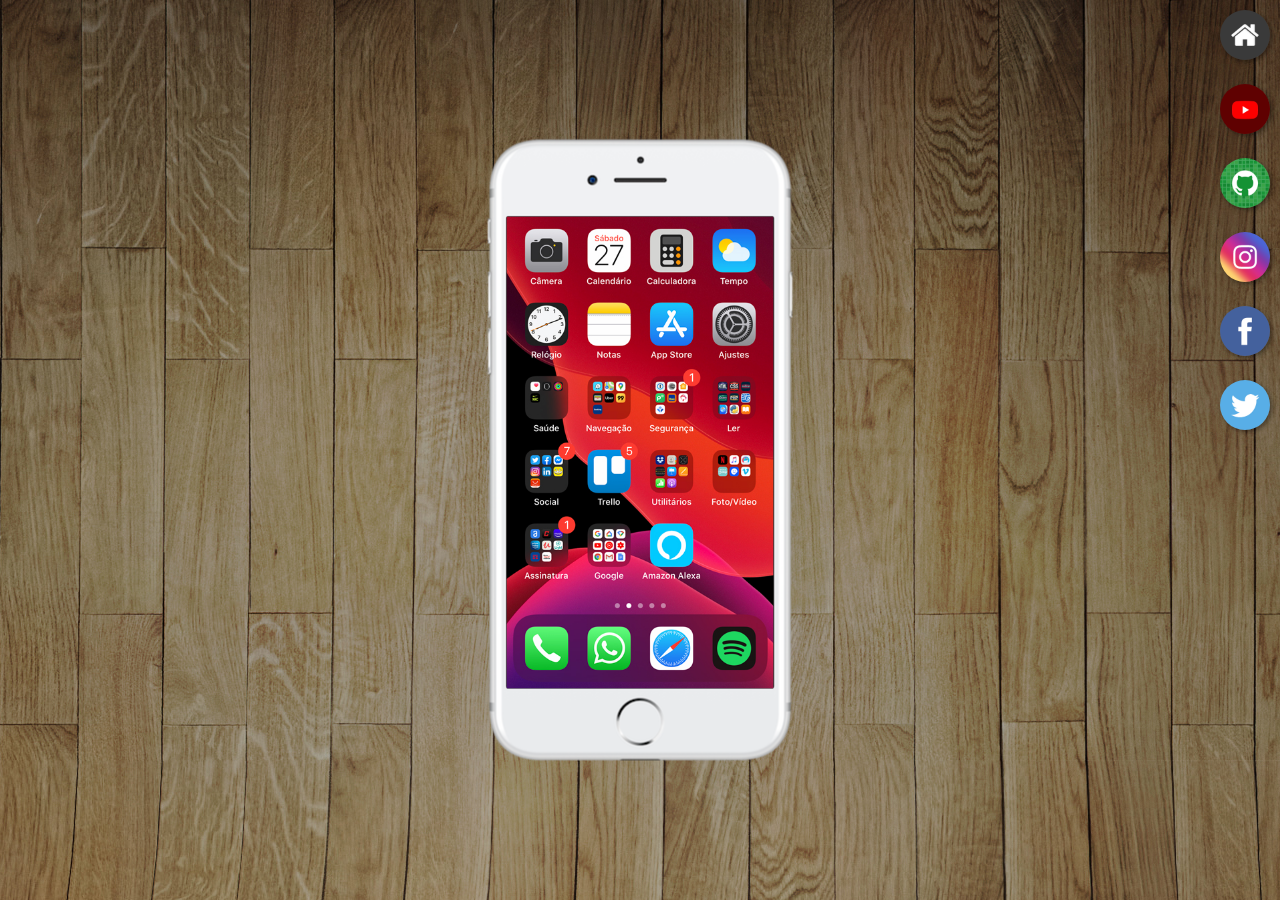
<file: index.html>
<!DOCTYPE html>
<html lang="pt-br">
<head>
    <meta charset="UTF-8">
    <meta name="viewport" content="width=device-width, initial-scale=1.0">
    <link rel="shortcut icon" href="favicon.ico" type="image/x-icon">
    <link rel="stylesheet" href="estilos/style.css">
    <title>Projeto Redes Sociais</title>
</head>
<body>
    <main>
        <section id="telefone">
            <iframe src="home.html" name="tela" id="tela" frameborder="0">
                Seu navegador não é compatível com isso!
            </iframe>
            
        </section>

        <section id="redes-sociais">
            <a href="home.html" target="tela"> <img src="imagens/logo-home.jpg" alt="Home"></a> <br>
            <a href="youtube.html" target="tela"> <img src="imagens/logo-youtube.jpg" alt="YouTube"></a><br>
            <a href="github.html" target="tela"><img src="imagens/logo-github.jpg" alt="GitHub"></a><br>
            <a href="instagran.html" target="tela"><img src="imagens/logo-instagram.jpg" alt="Instagran"></a><br>
            <a href="facebook.html" target="tela"><img src="imagens/logo-facebook.jpg" alt="Facebook"></a><br>
            <a href="twitter.html" target="tela"><img src="imagens/logo-twitter.jpg" alt="Twitter"></a>
        </section>
    </main>
</body>
</html>
</file>
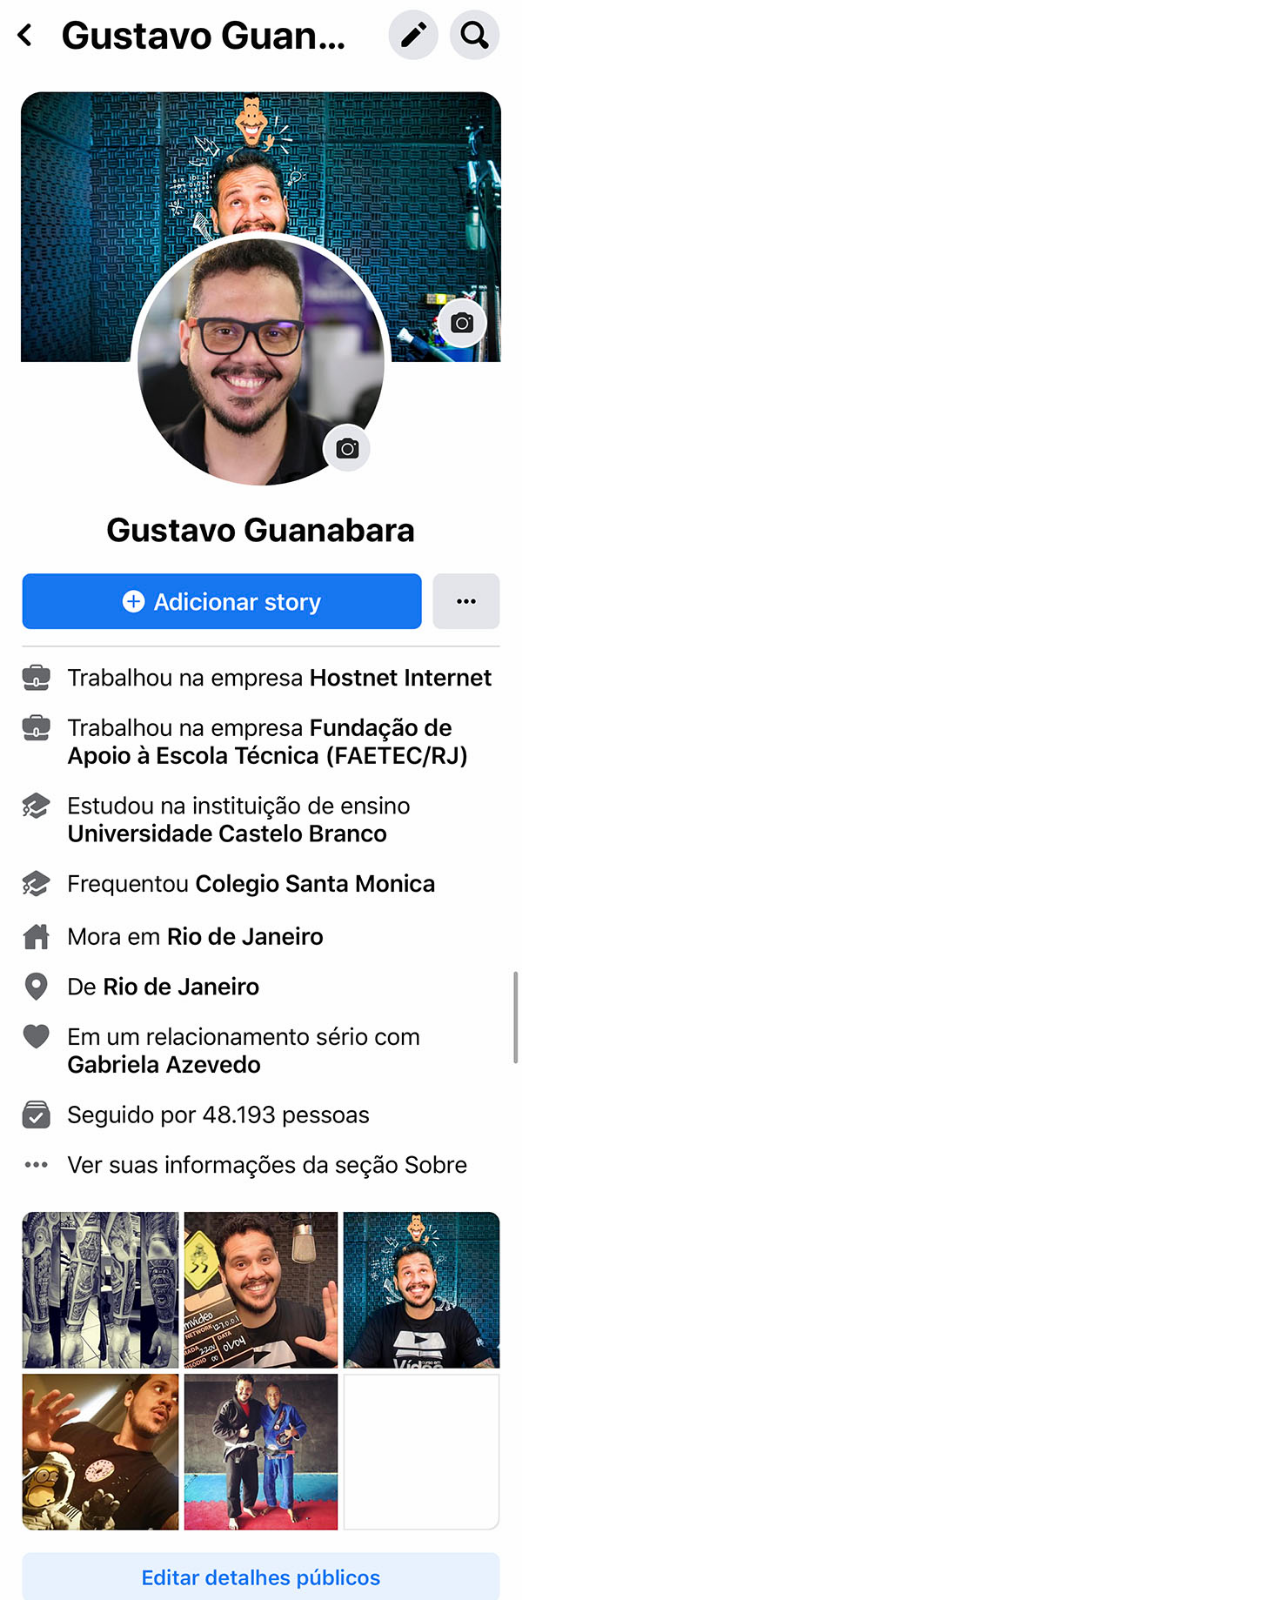
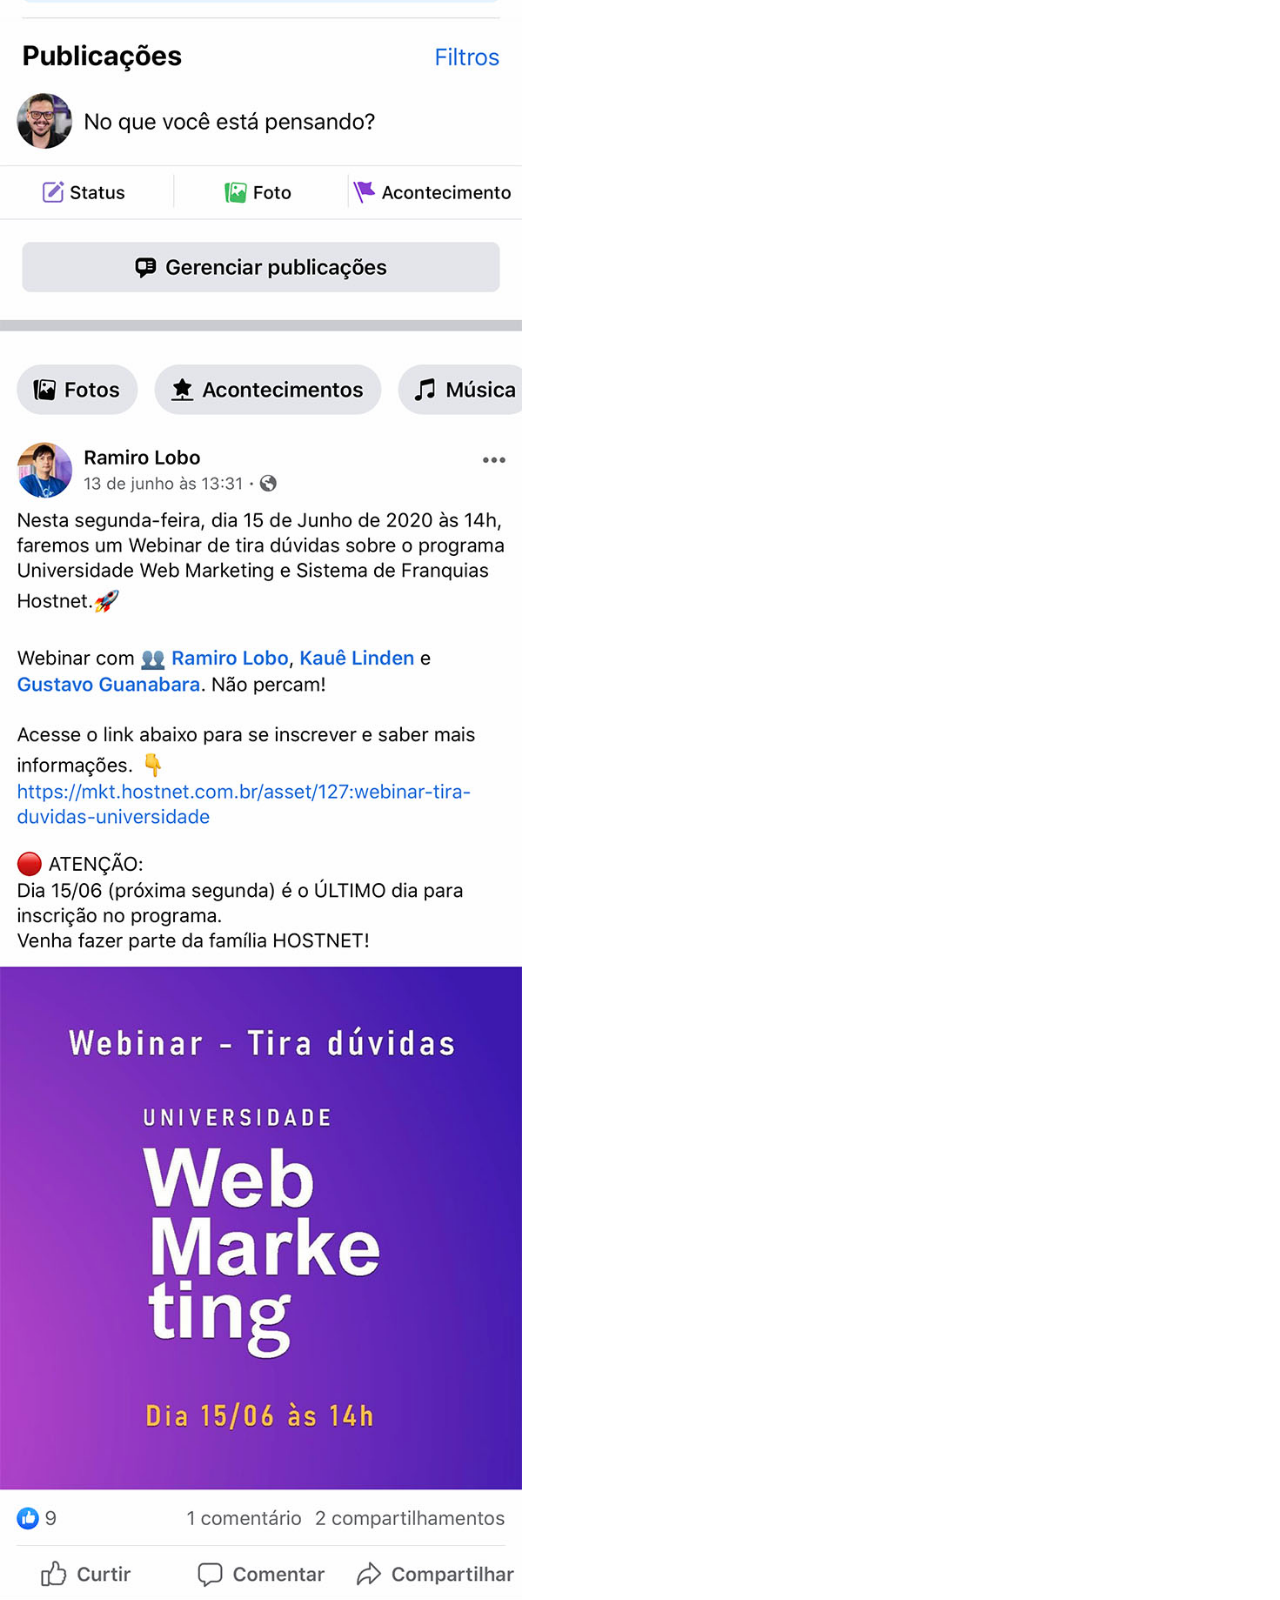
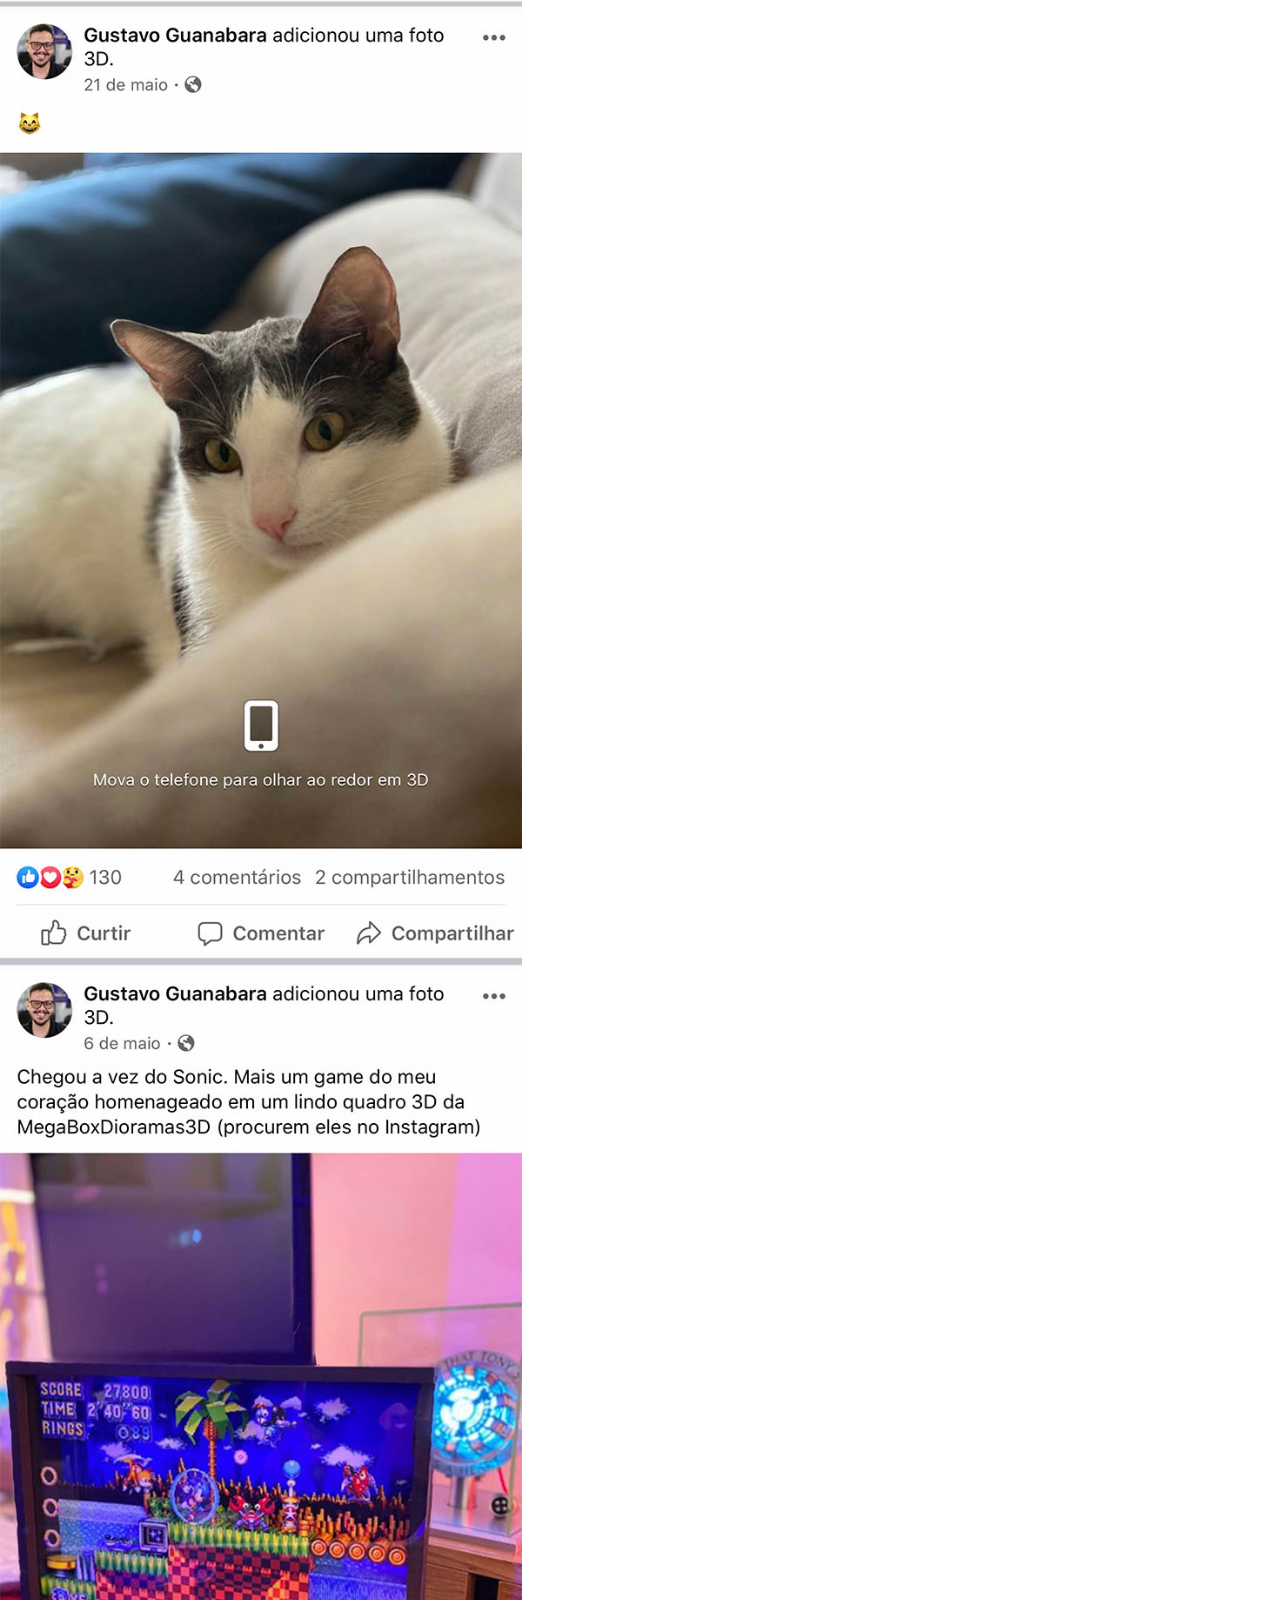
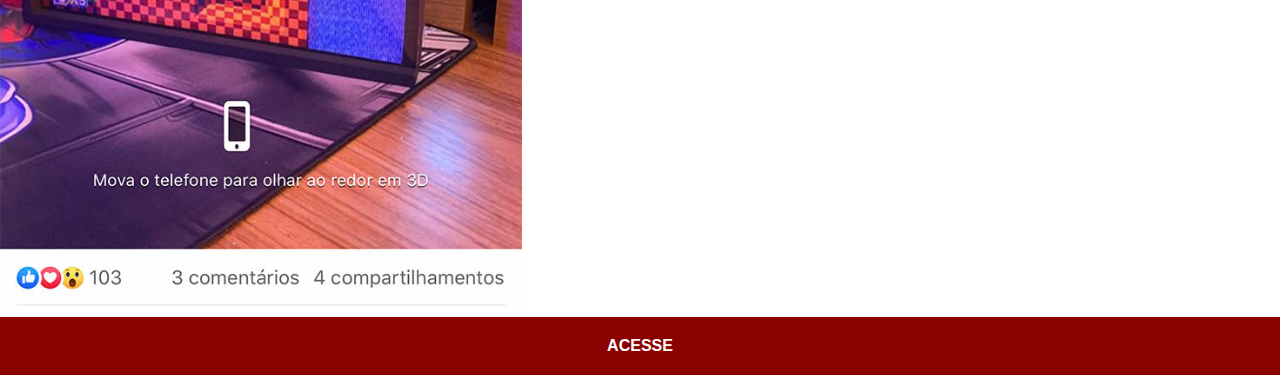
<file: facebook.html>
<!DOCTYPE html>
<html lang="pt-br">
<head>
    <meta charset="UTF-8">
    <meta name="viewport" content="width=device-width, initial-scale=1.0">
    <title>Facebook</title>
    <link rel="stylesheet" href="estilos/social.css">
</head>
<body>
    <img src="imagens/tela-facebook.jpg" alt="Facebook">
    <a href="https://www.facebook.com/gustavoguanabara/" target="_blank">ACESSE</a>
</body>
</html>
</file>
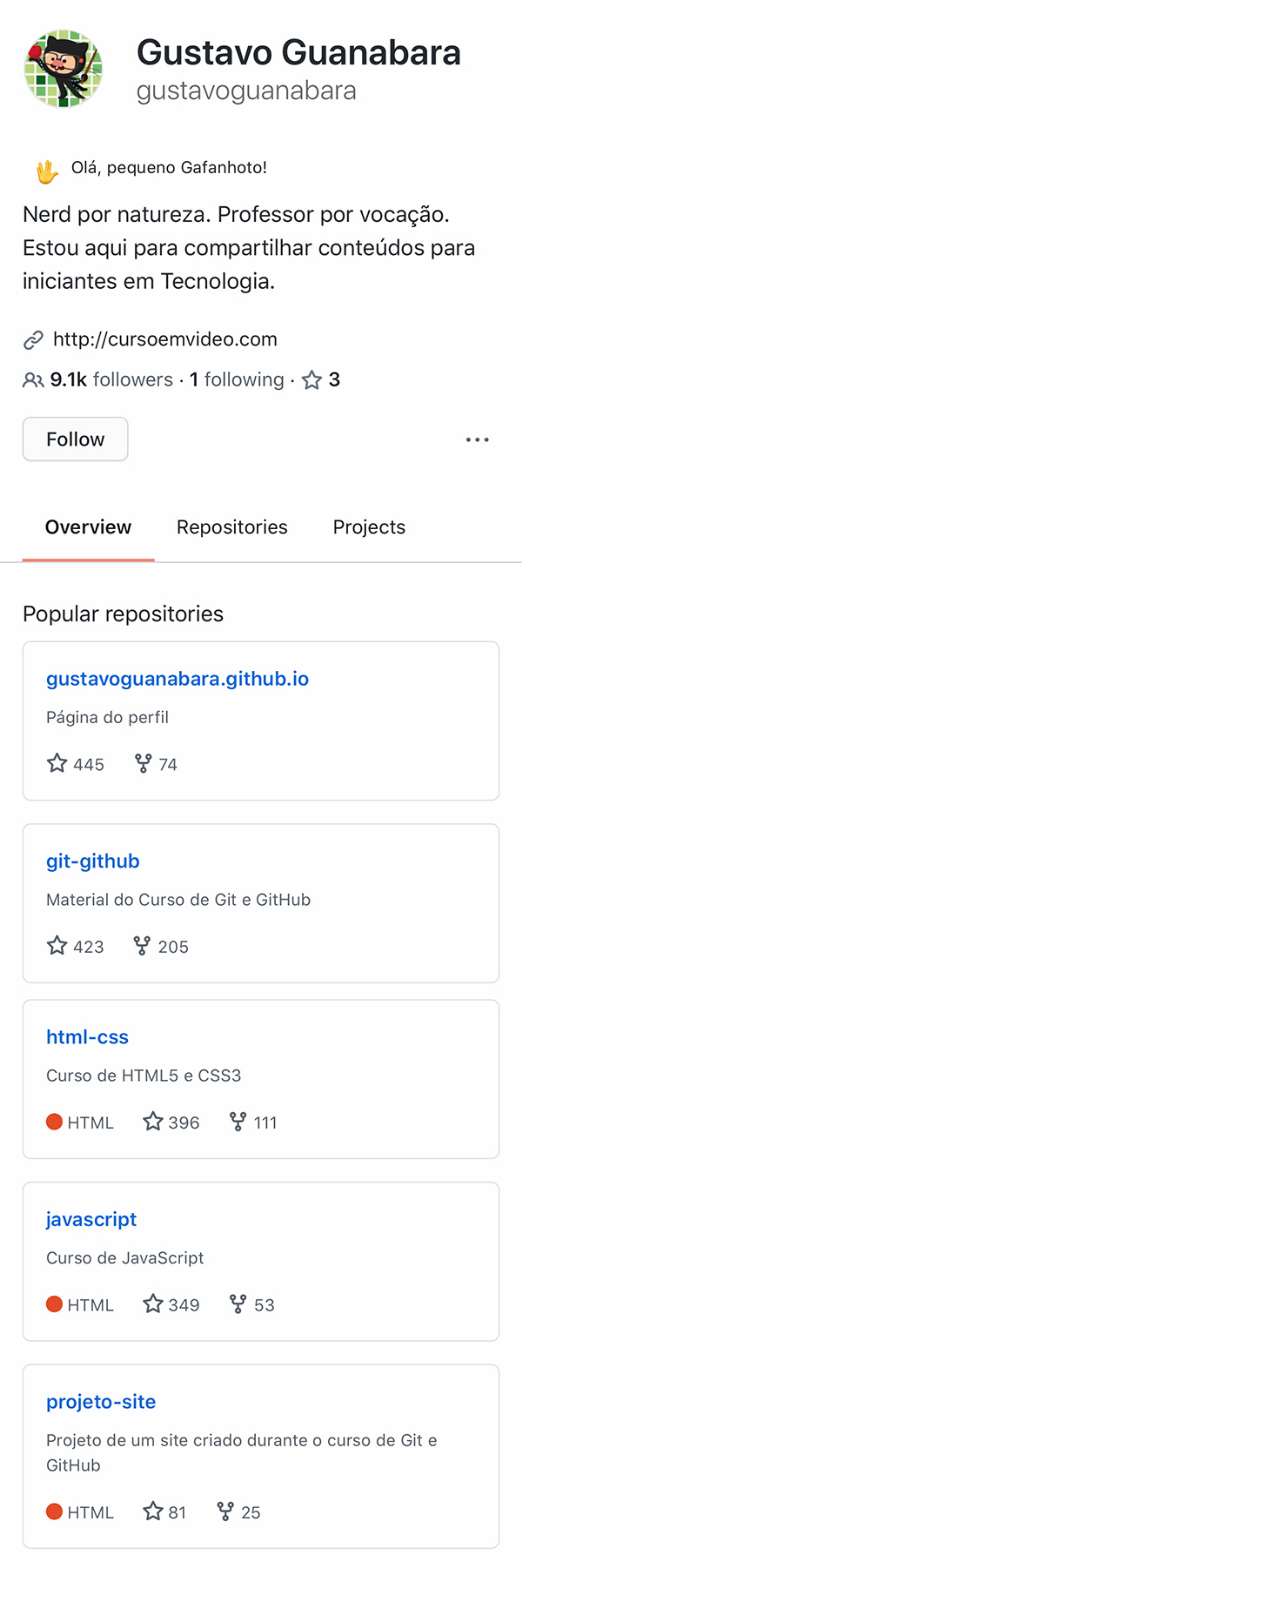
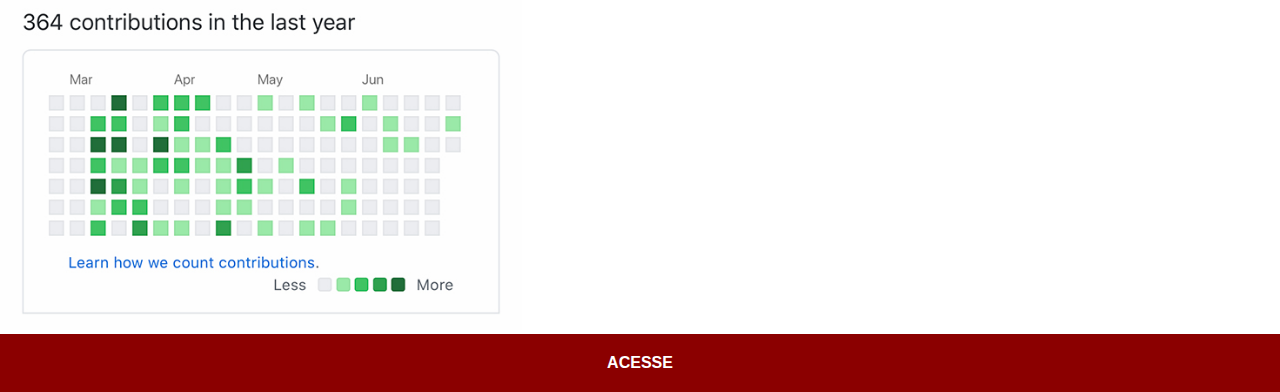
<file: github.html>
<!DOCTYPE html>
<html lang="pt-br">
<head>
    <meta charset="UTF-8">
    <meta name="viewport" content="width=device-width, initial-scale=1.0">
    <title>GitHub</title>
    <link rel="stylesheet" href="estilos/social.css">
</head>
<body>
    <img src="imagens/tela-github.jpg" alt="YouTube0">
    <a href="https://github.com/topics/guanabara-curso-em-video" target="_blank">ACESSE</a>
</body>
</html>
</file>
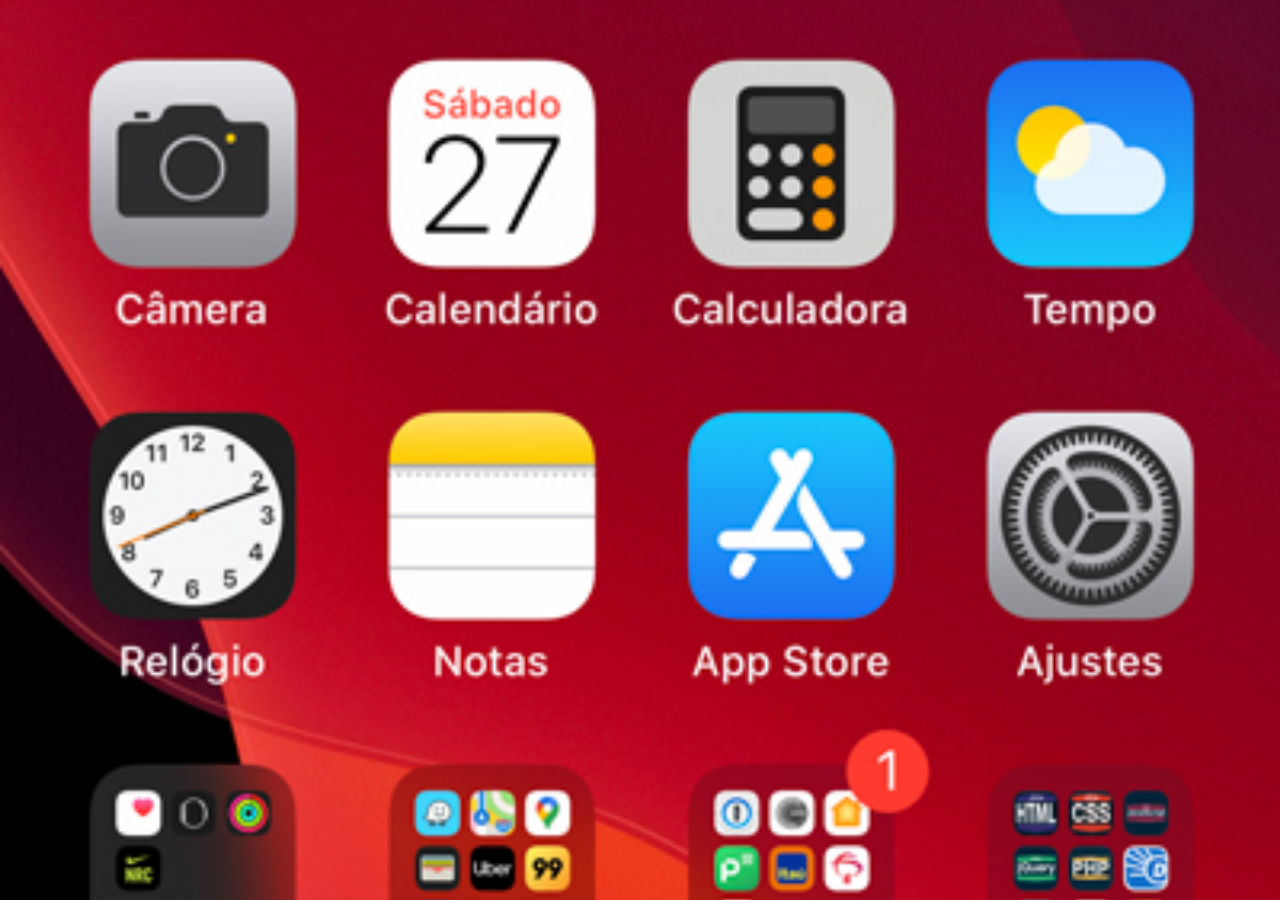
<file: home.html>
<!DOCTYPE html>
<html lang="pt-br">
<head>
    <meta charset="UTF-8">
    <meta name="viewport" content="width=device-width, initial-scale=1.0">
    <title>Home</title>
    <style>
        * {
           margin: 0px; 
           padding: 0px;
        }

        body {
            width: 100vw;
            height: 100vh;
            background: black url('imagens/tela-home.jpg') no-repeat top center;
            background-size: cover;
        }
    </style>
</head>
<body>
    
</body>
</html>
</file>
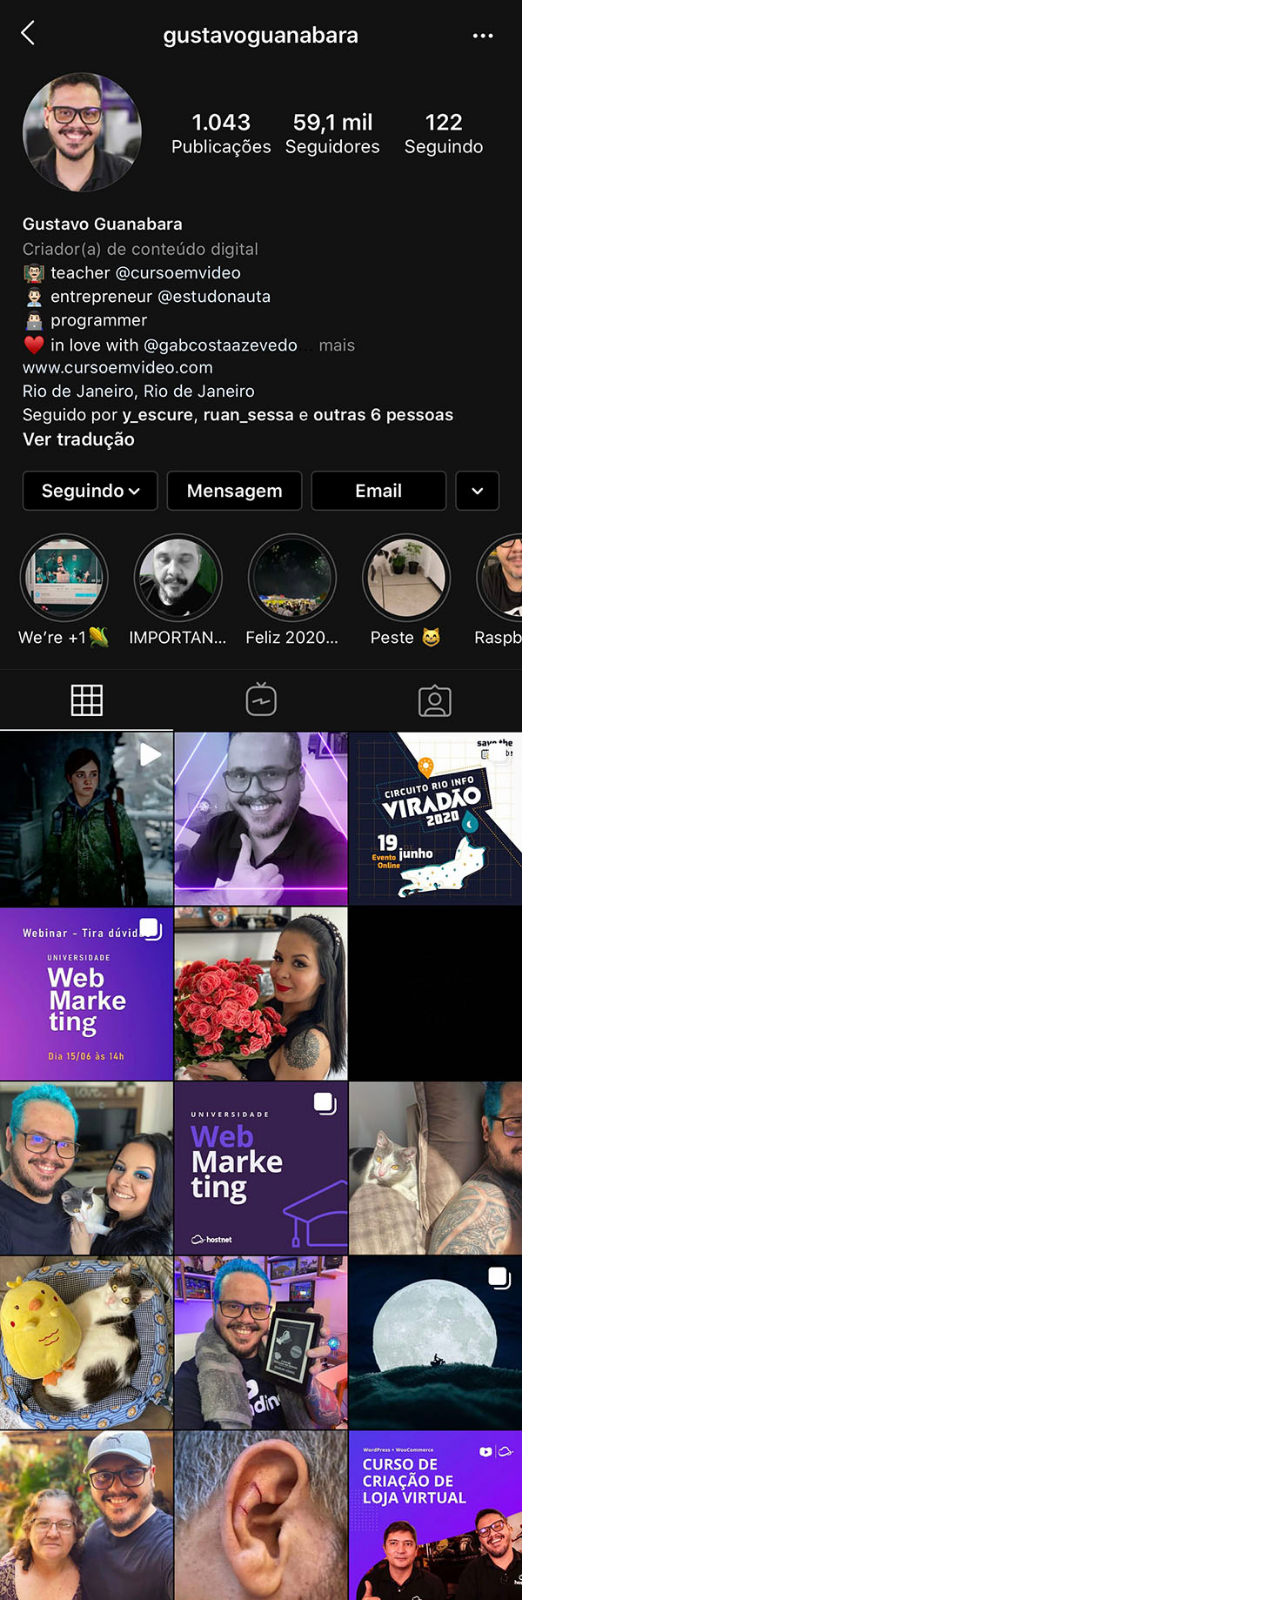
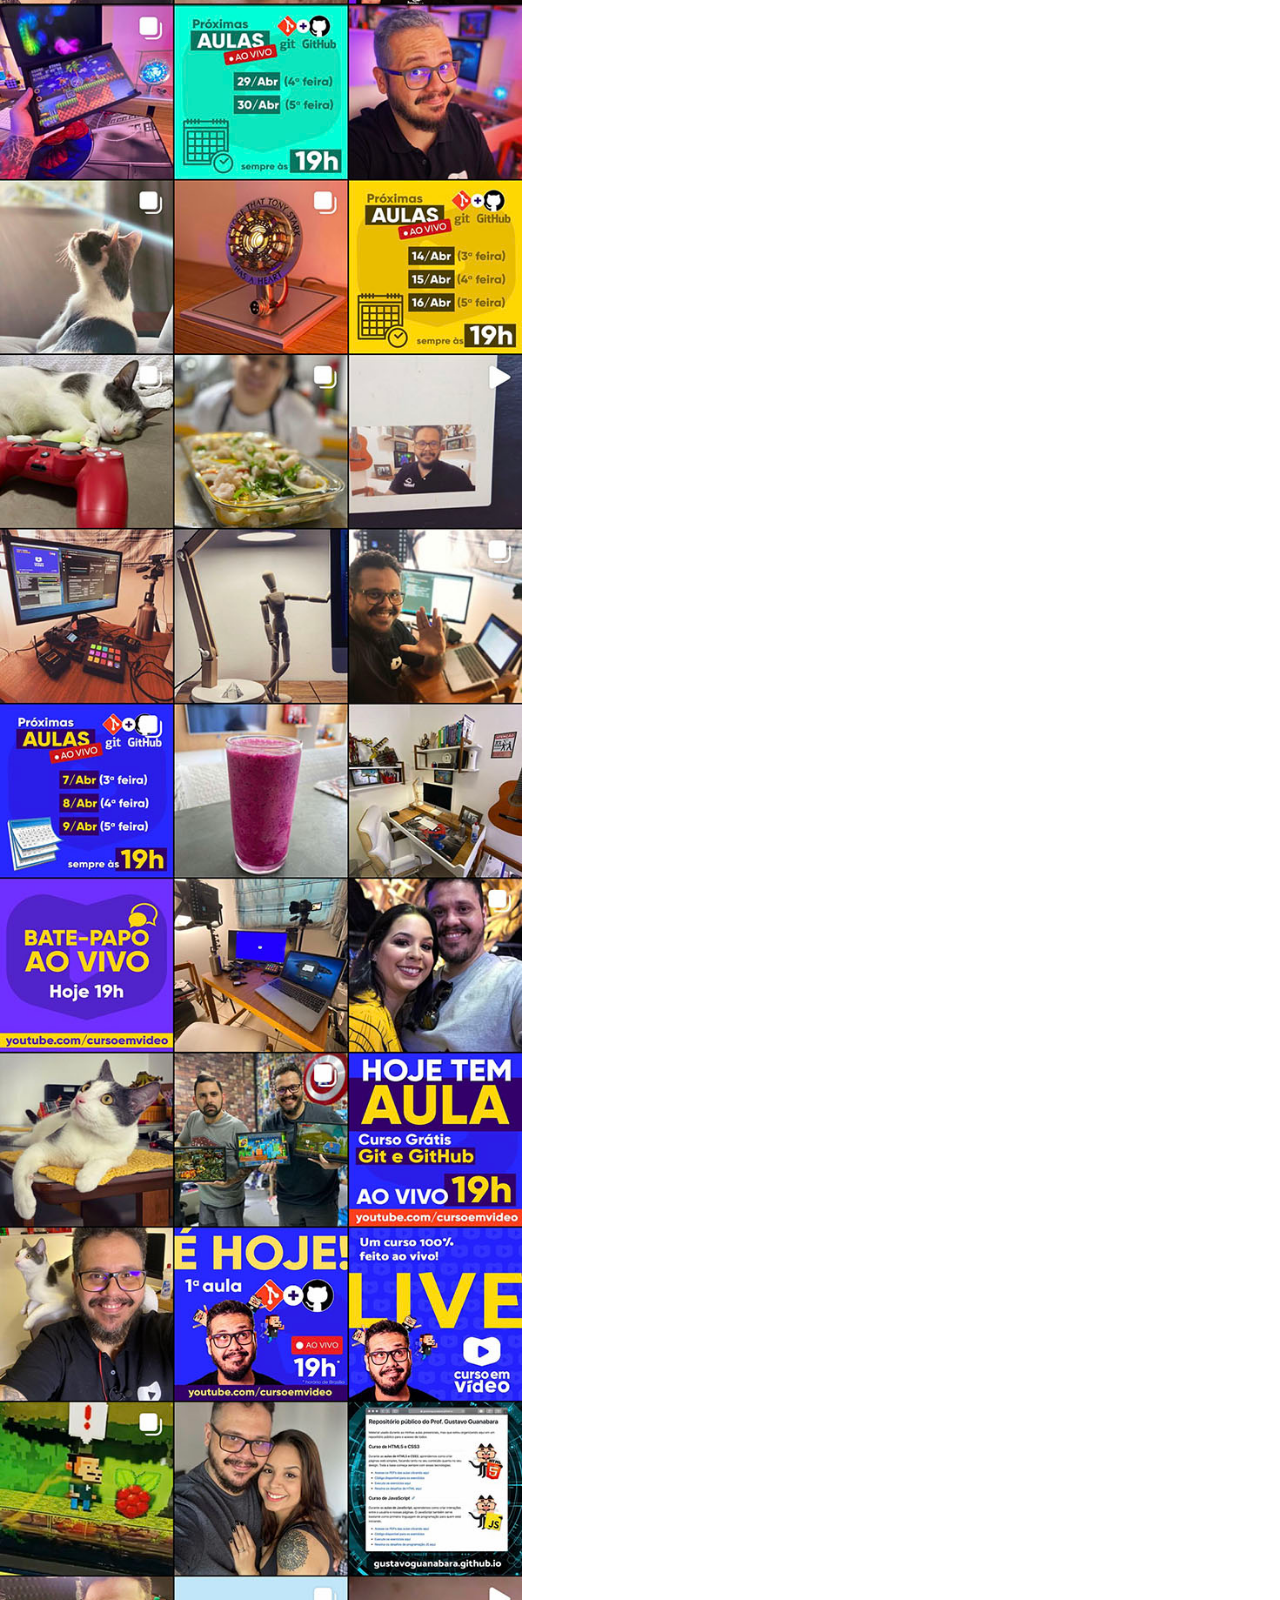
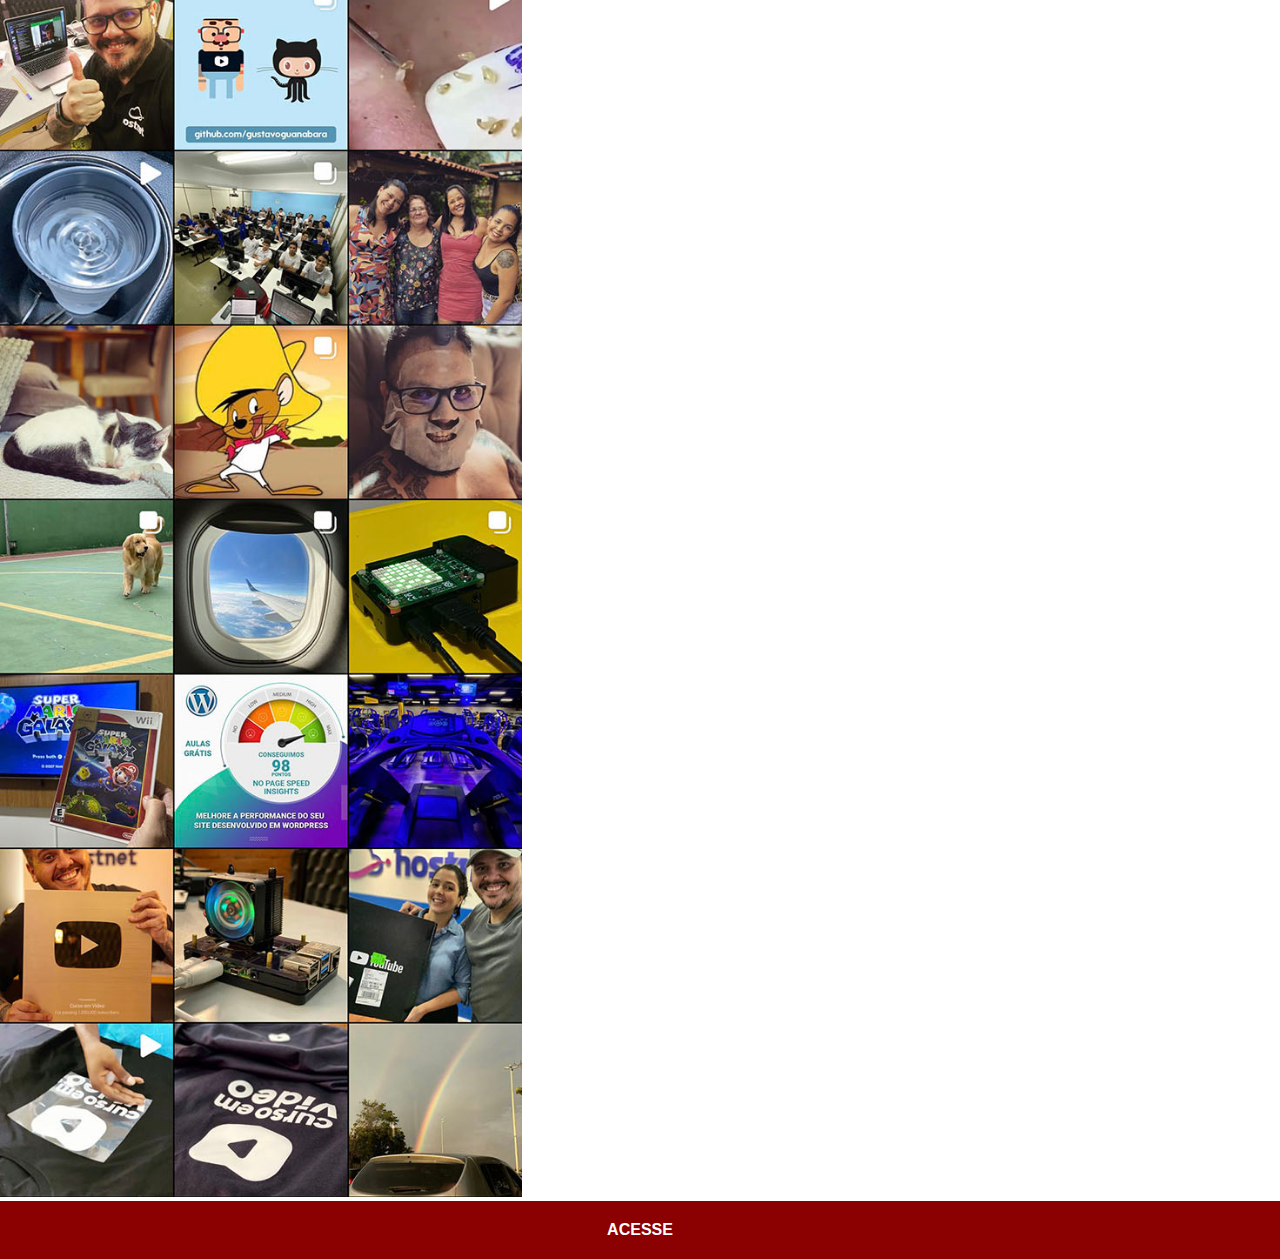
<file: instagran.html>
<!DOCTYPE html>
<html lang="pt-br">
<head>
    <meta charset="UTF-8">
    <meta name="viewport" content="width=device-width, initial-scale=1.0">
    <title>Instagran</title>
    <link rel="stylesheet" href="estilos/social.css">
</head>
<body>
    <img src="imagens/tela-instagram.jpg" alt="YouTube0">
    <a href="https://www.instagram.com/gustavoguanabara/" target="_blank">ACESSE</a>
</body>
</html>
</file>
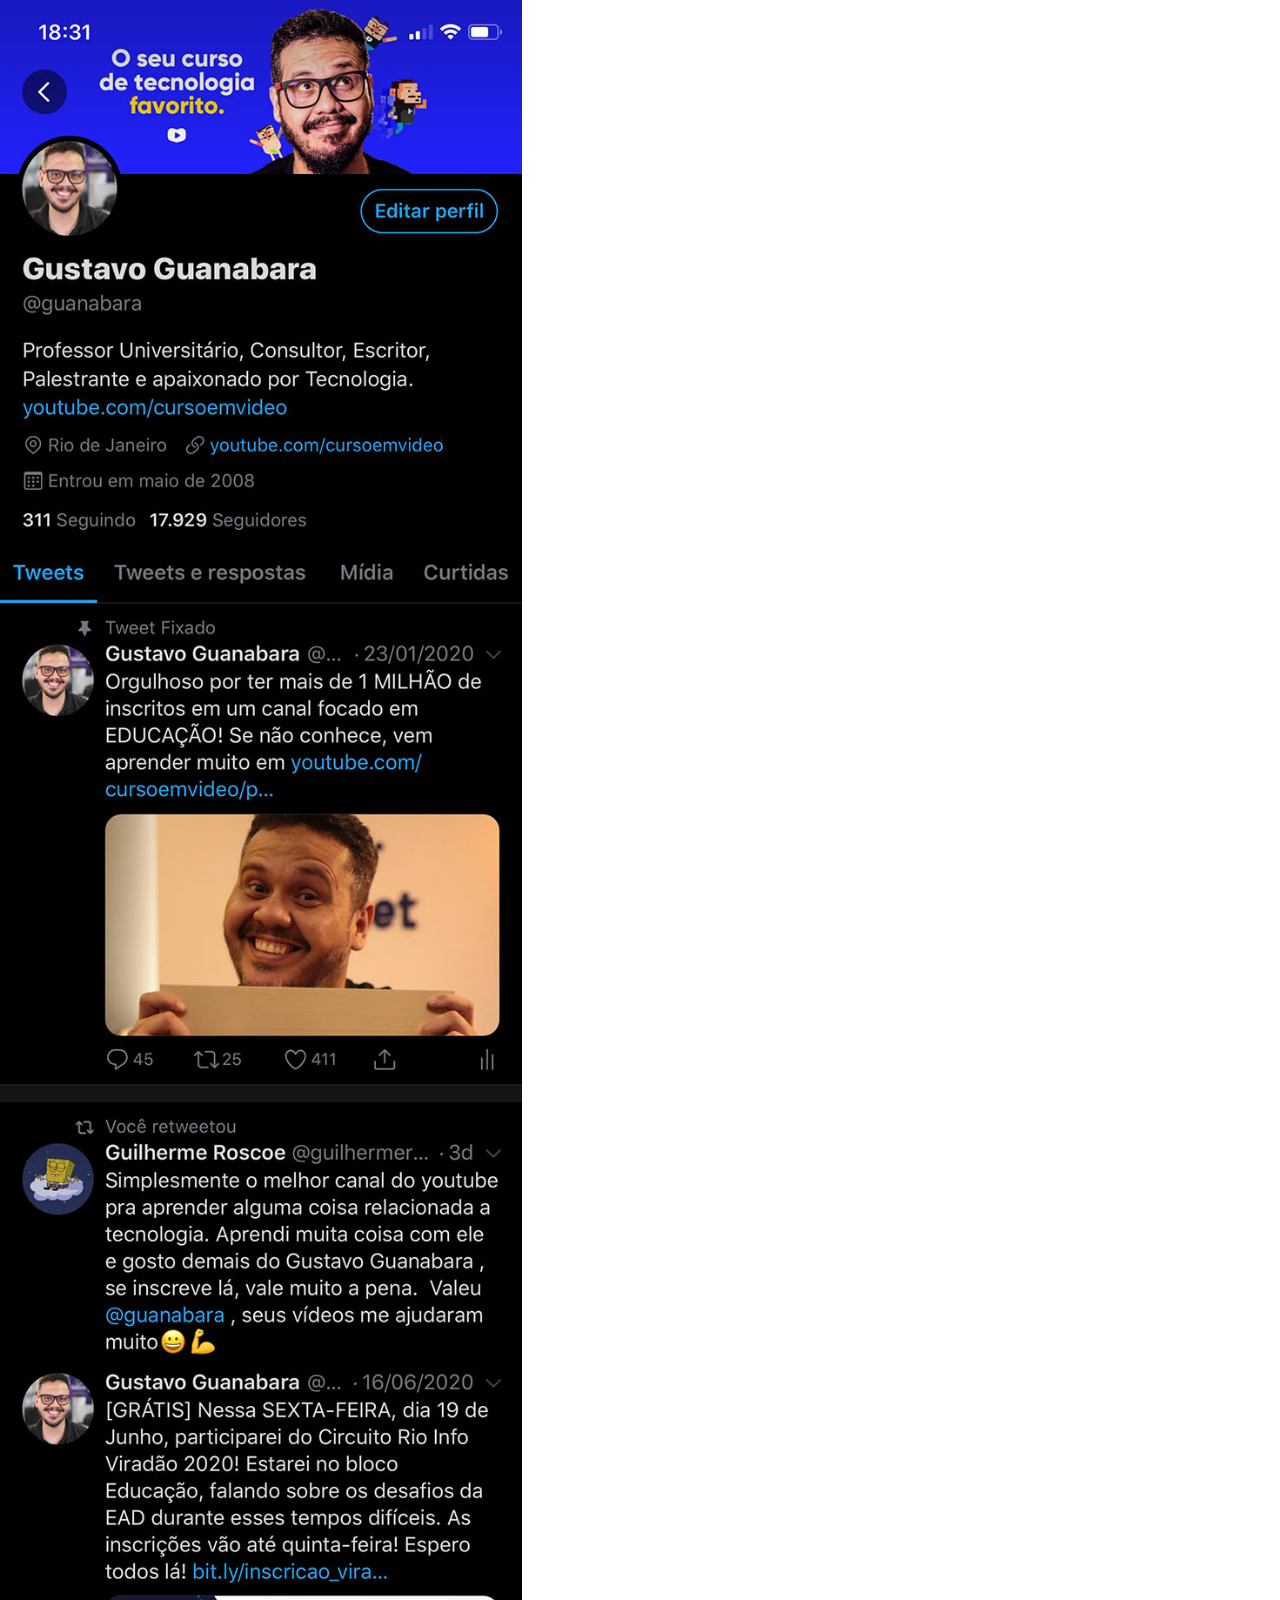
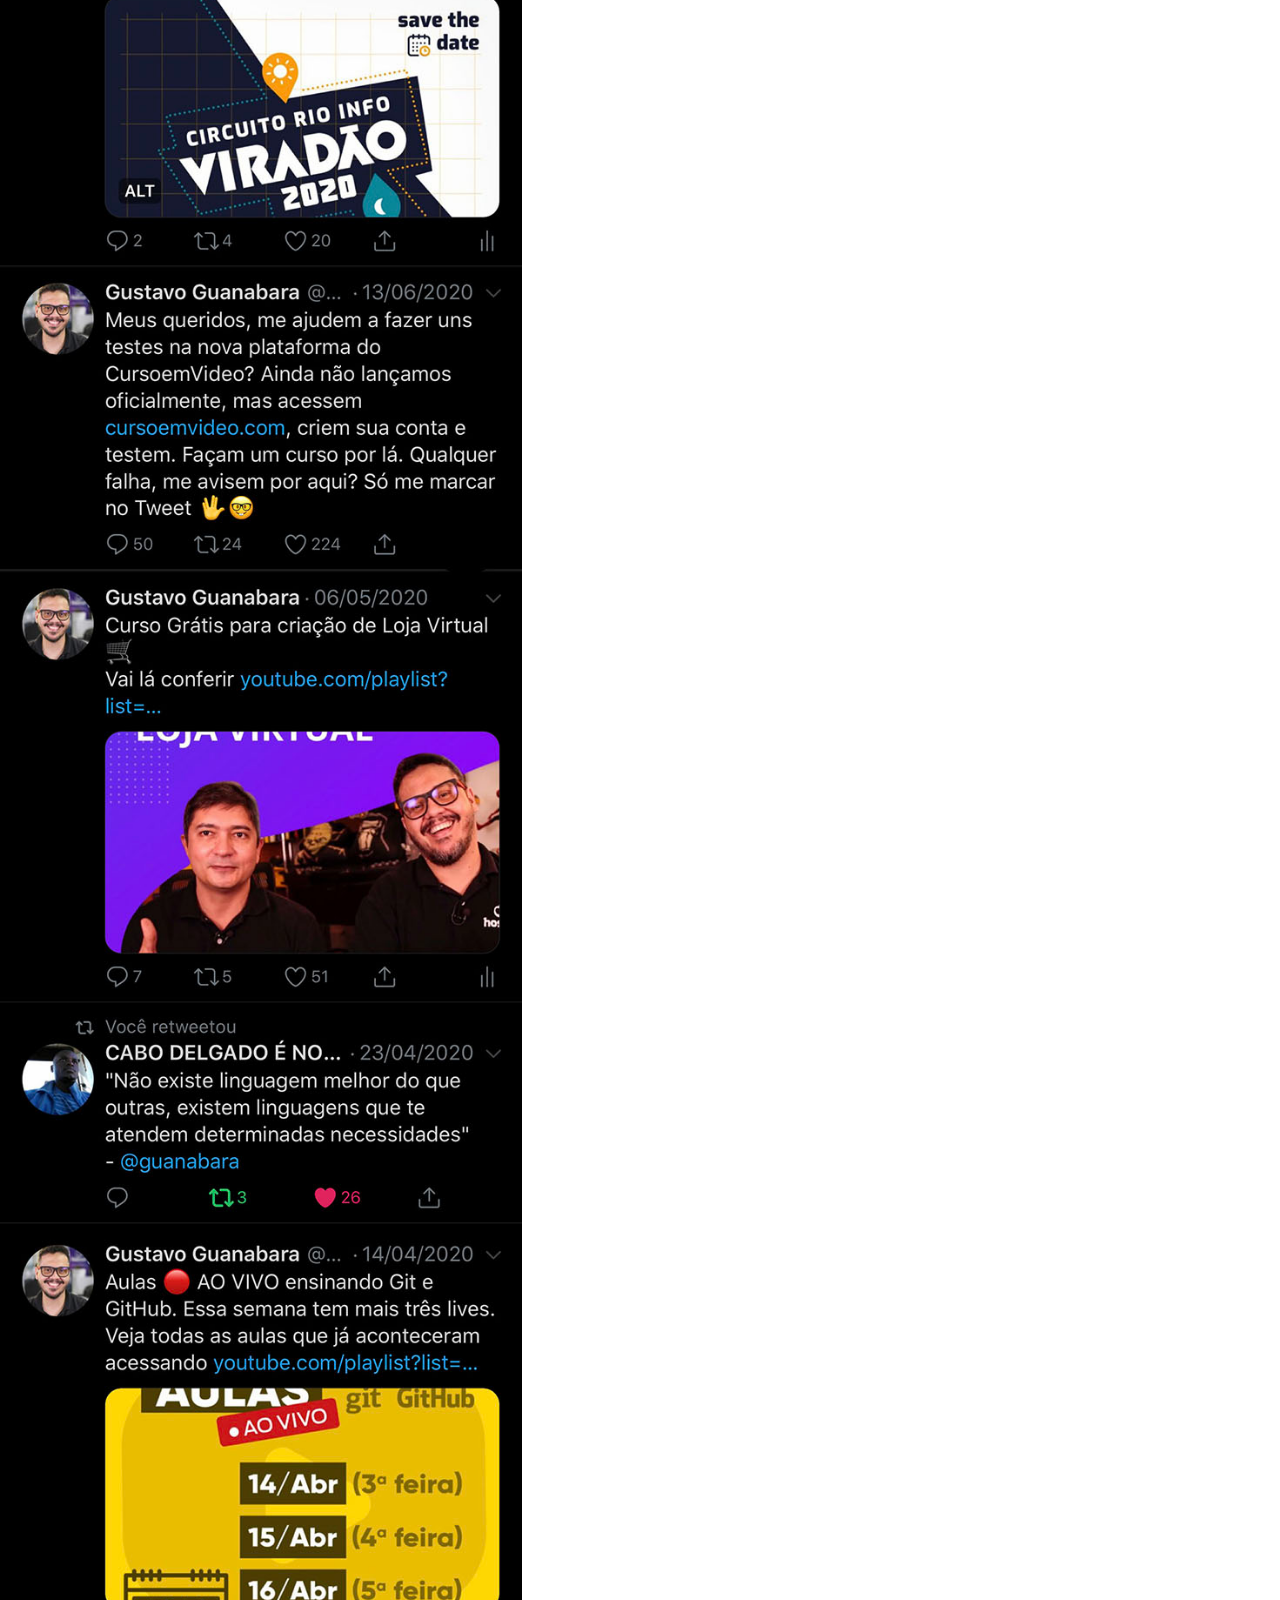
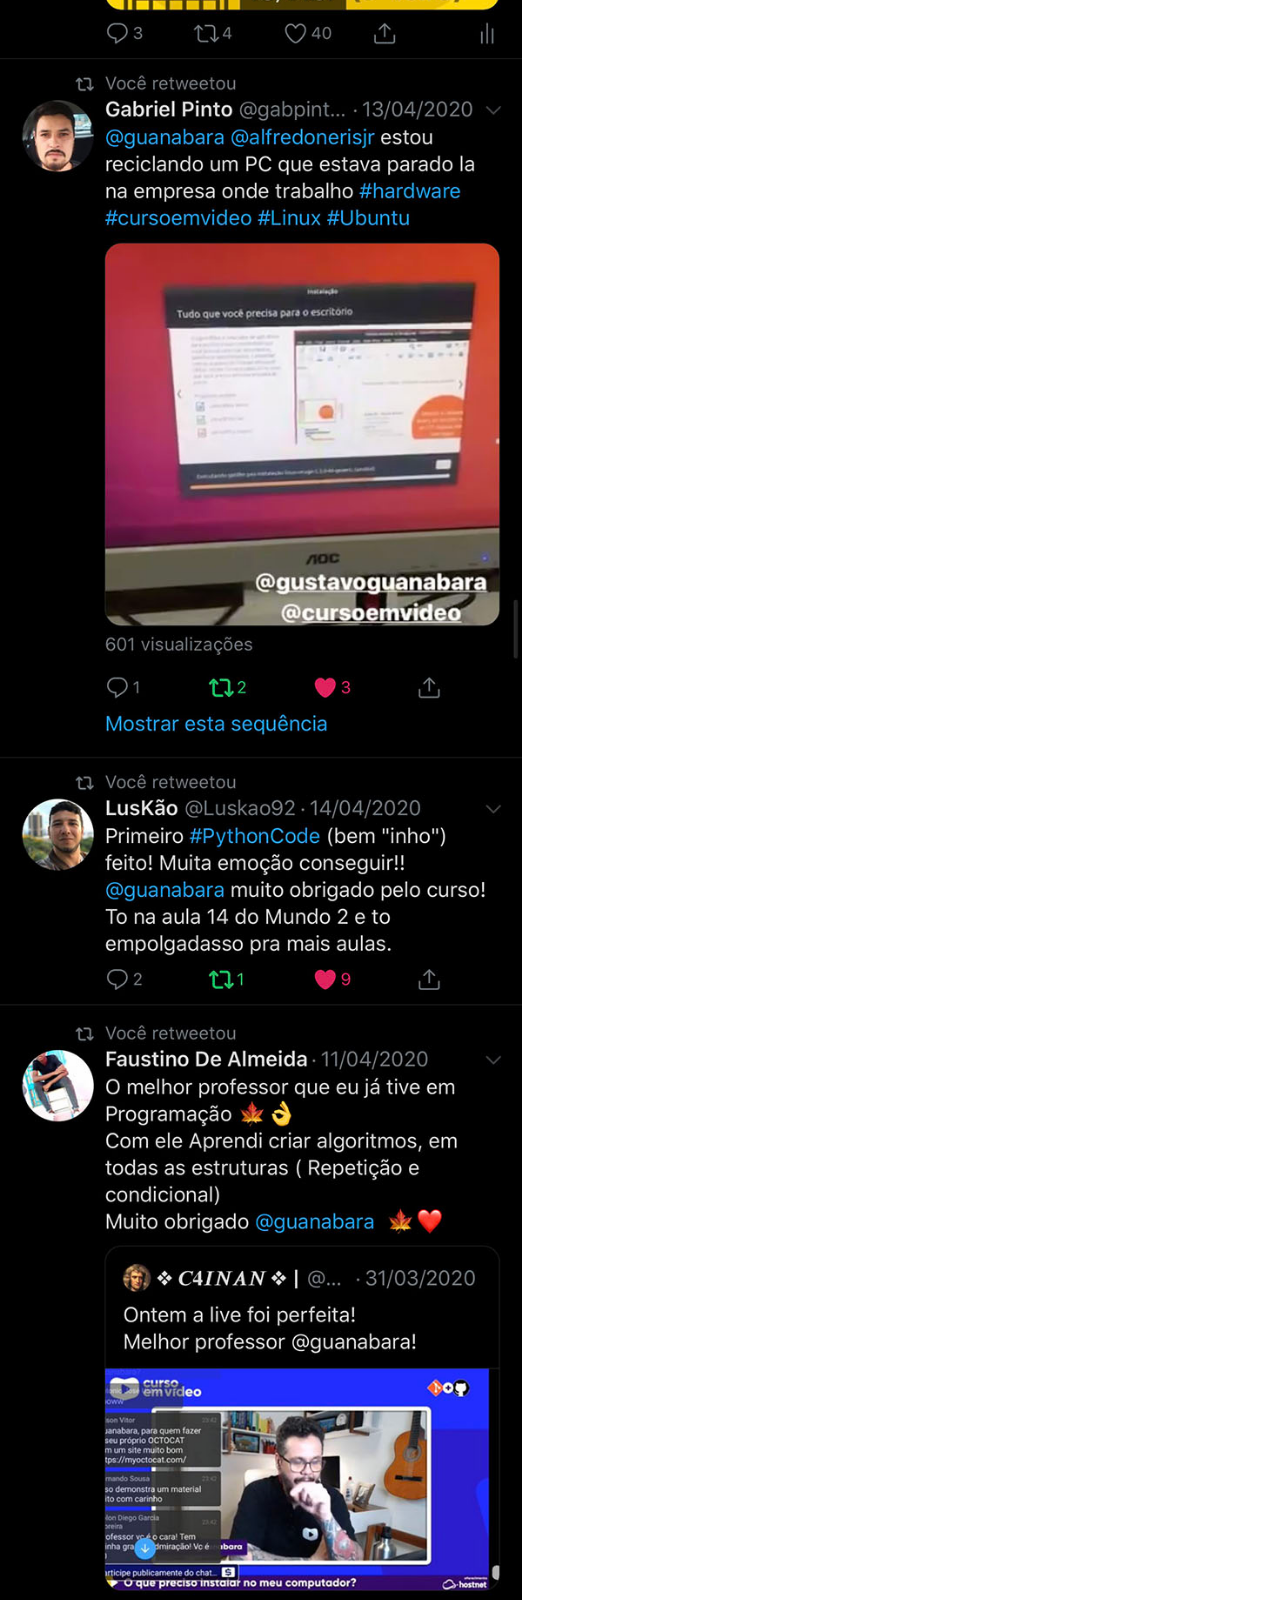
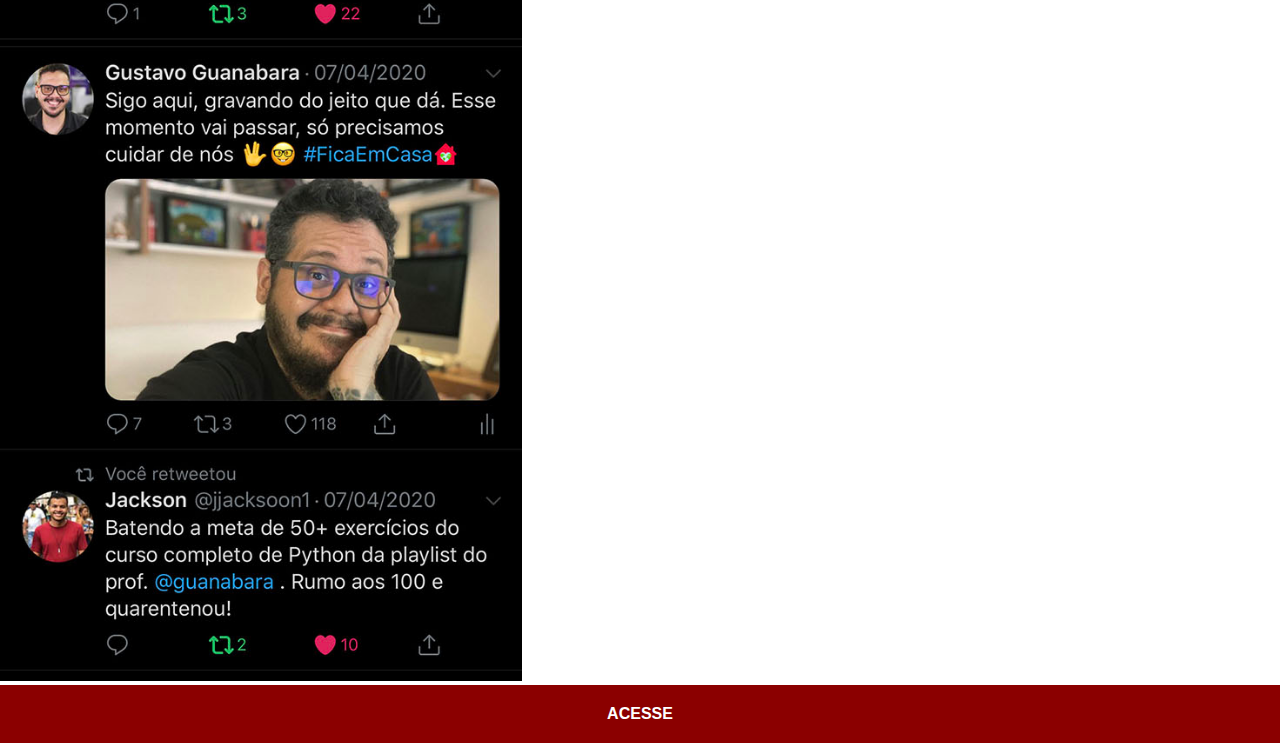
<file: twitter.html>
<!DOCTYPE html>
<html lang="pt-br">
<head>
    <meta charset="UTF-8">
    <meta name="viewport" content="width=device-width, initial-scale=1.0">
    <title>Twitter</title>
    <link rel="stylesheet" href="estilos/social.css">
</head>
<body>
    <img src="imagens/tela-twitter.jpg" alt="YouTube0">
    <a href="https://x.com/guanabara" target="_blank">ACESSE</a>
</body>
</html>
</file>
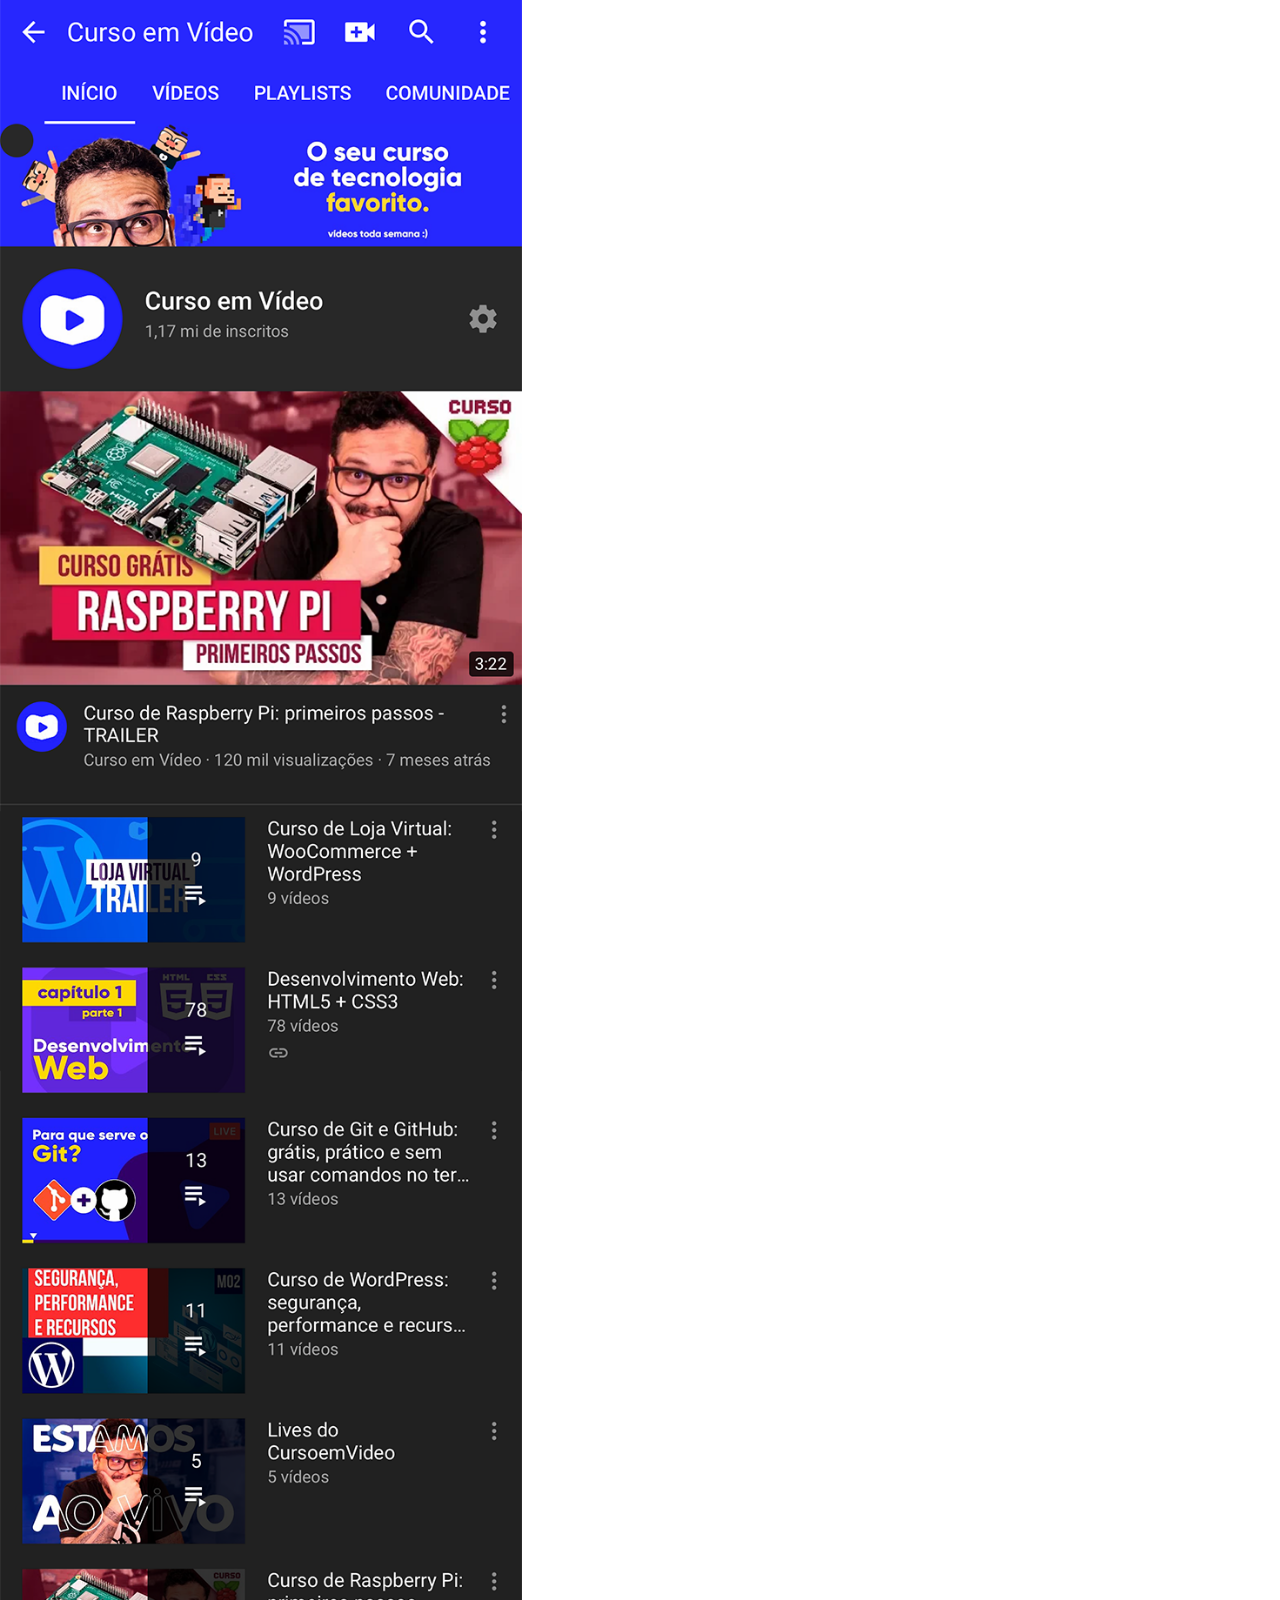
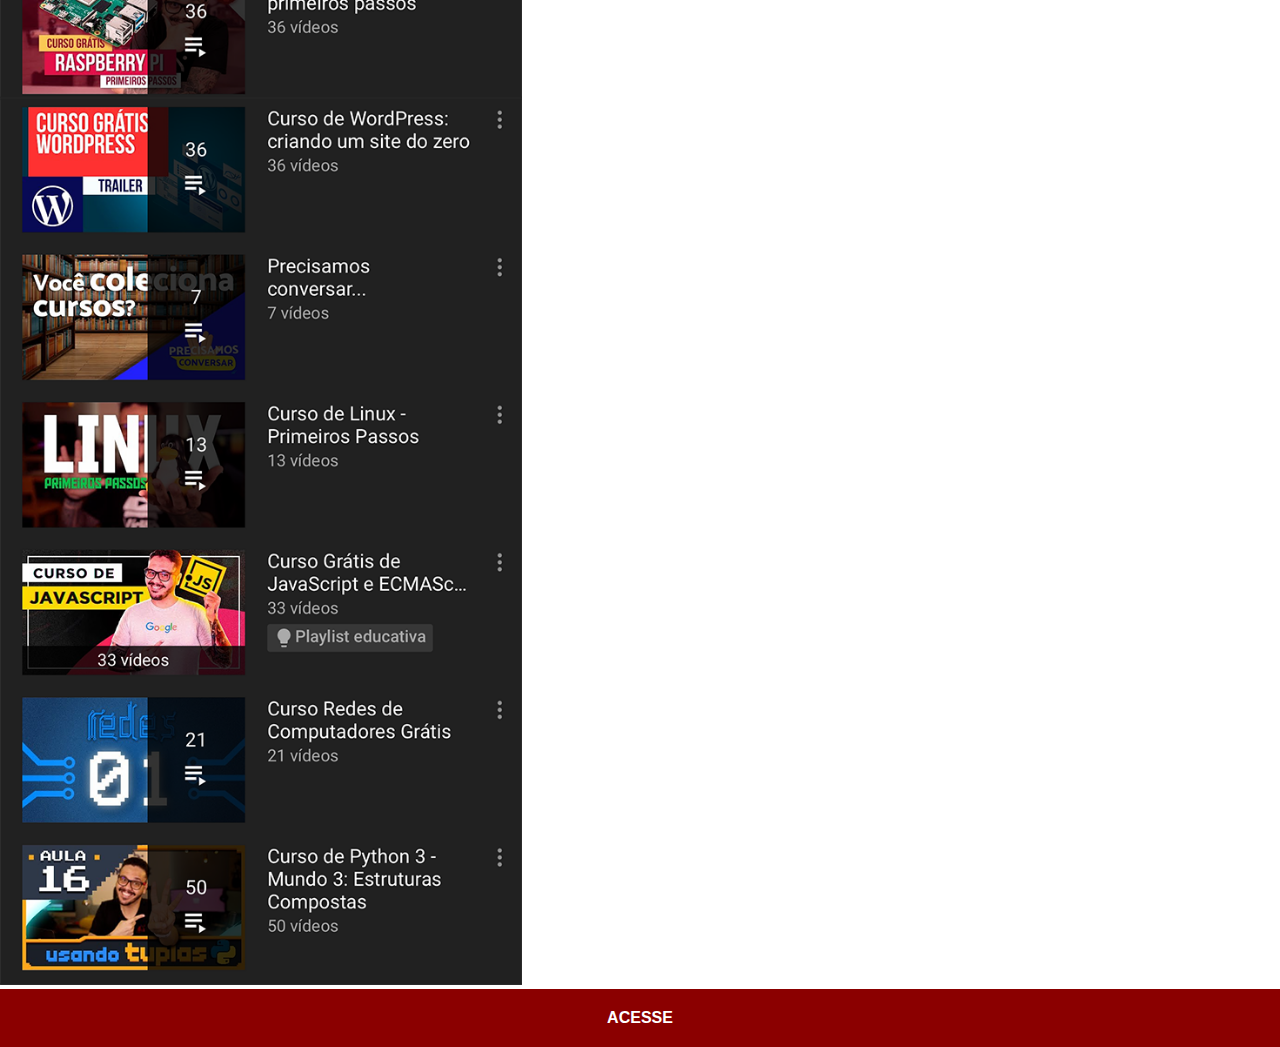
<file: youtube.html>
<!DOCTYPE html>
<html lang="pt-br">
<head>
    <meta charset="UTF-8">
    <meta name="viewport" content="width=device-width, initial-scale=1.0">
    <title>YouTube</title>
    <link rel="stylesheet" href="estilos/social.css">
</head>
<body>
    <img src="imagens/tela-youtube.png" alt="YouTube0">
    <a href="https://www.youtube.com/c/CursoemV%C3%ADdeo" target="_blank">ACESSE</a>
</body>
</html>
</file>
<file: estilos/style.css>
@charset "UTF-8";

*{
    margin: 0px;
    padding: 0px;
    font-family: Arial, Helvetica, sans-serif;
}

html, body {
    height: 100vh;
    width: 100vw;
}

body {
    background: url('../imagens/fundo-madeira.jpg') no-repeat top center;
    background-size: auto;
    background-attachment: fixed;
}

main {
    height: 100vh;
    position: relative;
}

section#telefone {
    position: absolute;
    top: 50%;
    left: 50%;
    transform: translate(-50%, -50%);

    height: 627px;
    width: 311px;
    background: url('../imagens/frame-iphone.png') no-repeat;
}

iframe#tela {
    position: relative;
    top: 80px;
    left: 22px;
    width: 267px;
    height: 472px;
}
section#redes-sociais {
    text-align: right;
}

section#redes-sociais img {
    width: 50px;
    height: 50px;
    border-radius: 50%;
    margin: 10px;
    box-shadow: 2px 2px 5px rgba(0, 0, 0, 0.406);
    box-sizing: border-box; 
}

section#redes-sociais img:hover {
    border: 2px solid rgba(255, 255, 255, 0.616);
    transform: translate(-3px, -3px);
    box-shadow: 5px 5px 10px rgba(0, 0, 0, 0.406);
    transition: transform 0.5s , border 0.3s;
}
</file>
<file: estilos/social.css>
@charset "UTF-8";

* {
    margin: 0px;
    padding: 0px;
    font-family: Arial, Helvetica, sans-serif;
}

::-webkit-scrollbar {
    width: 0px;
    height: 0px;
}

img {
    width: 58vh;
}

a {
    display: block;
    background-color: darkred;
    color: white;
    padding: 20px;
    text-align: center;
    font-weight: bolder;
    text-decoration: none;
}

a:hover {
    background-color: red;
}
</file>
